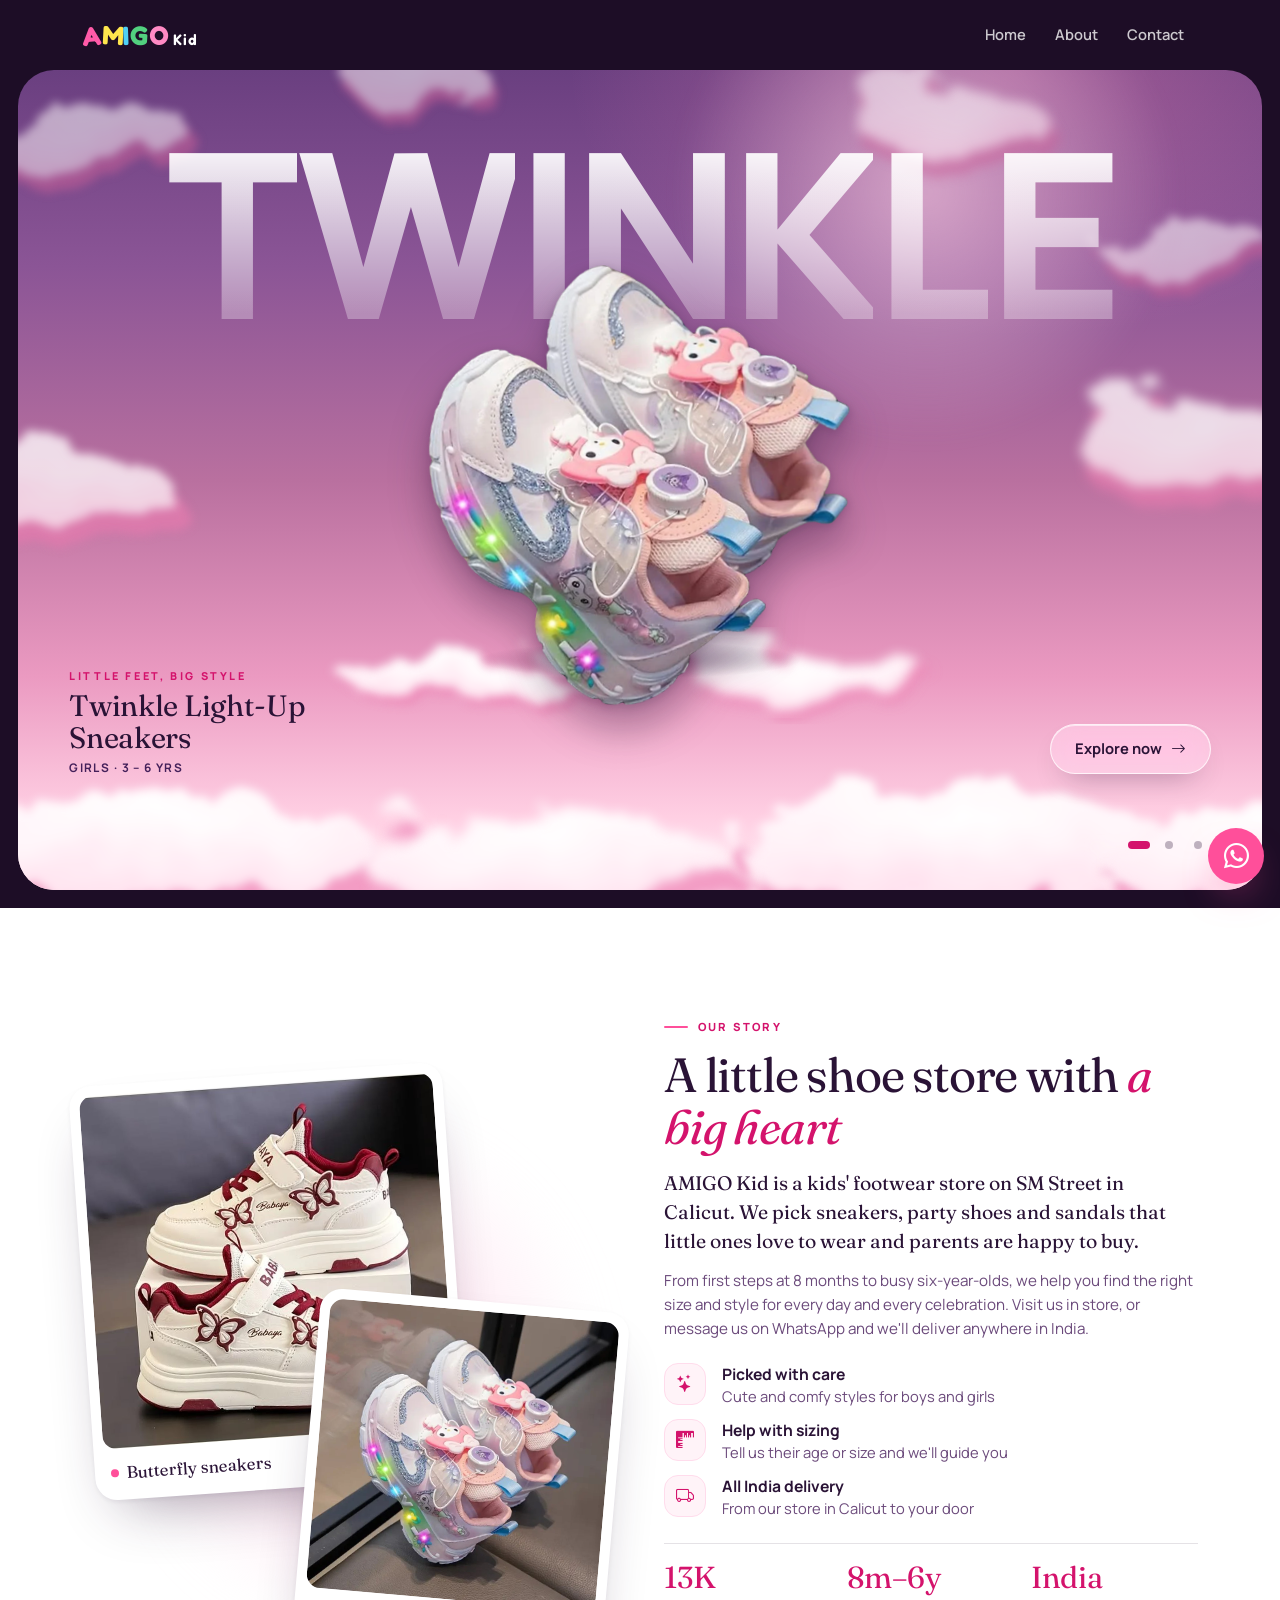
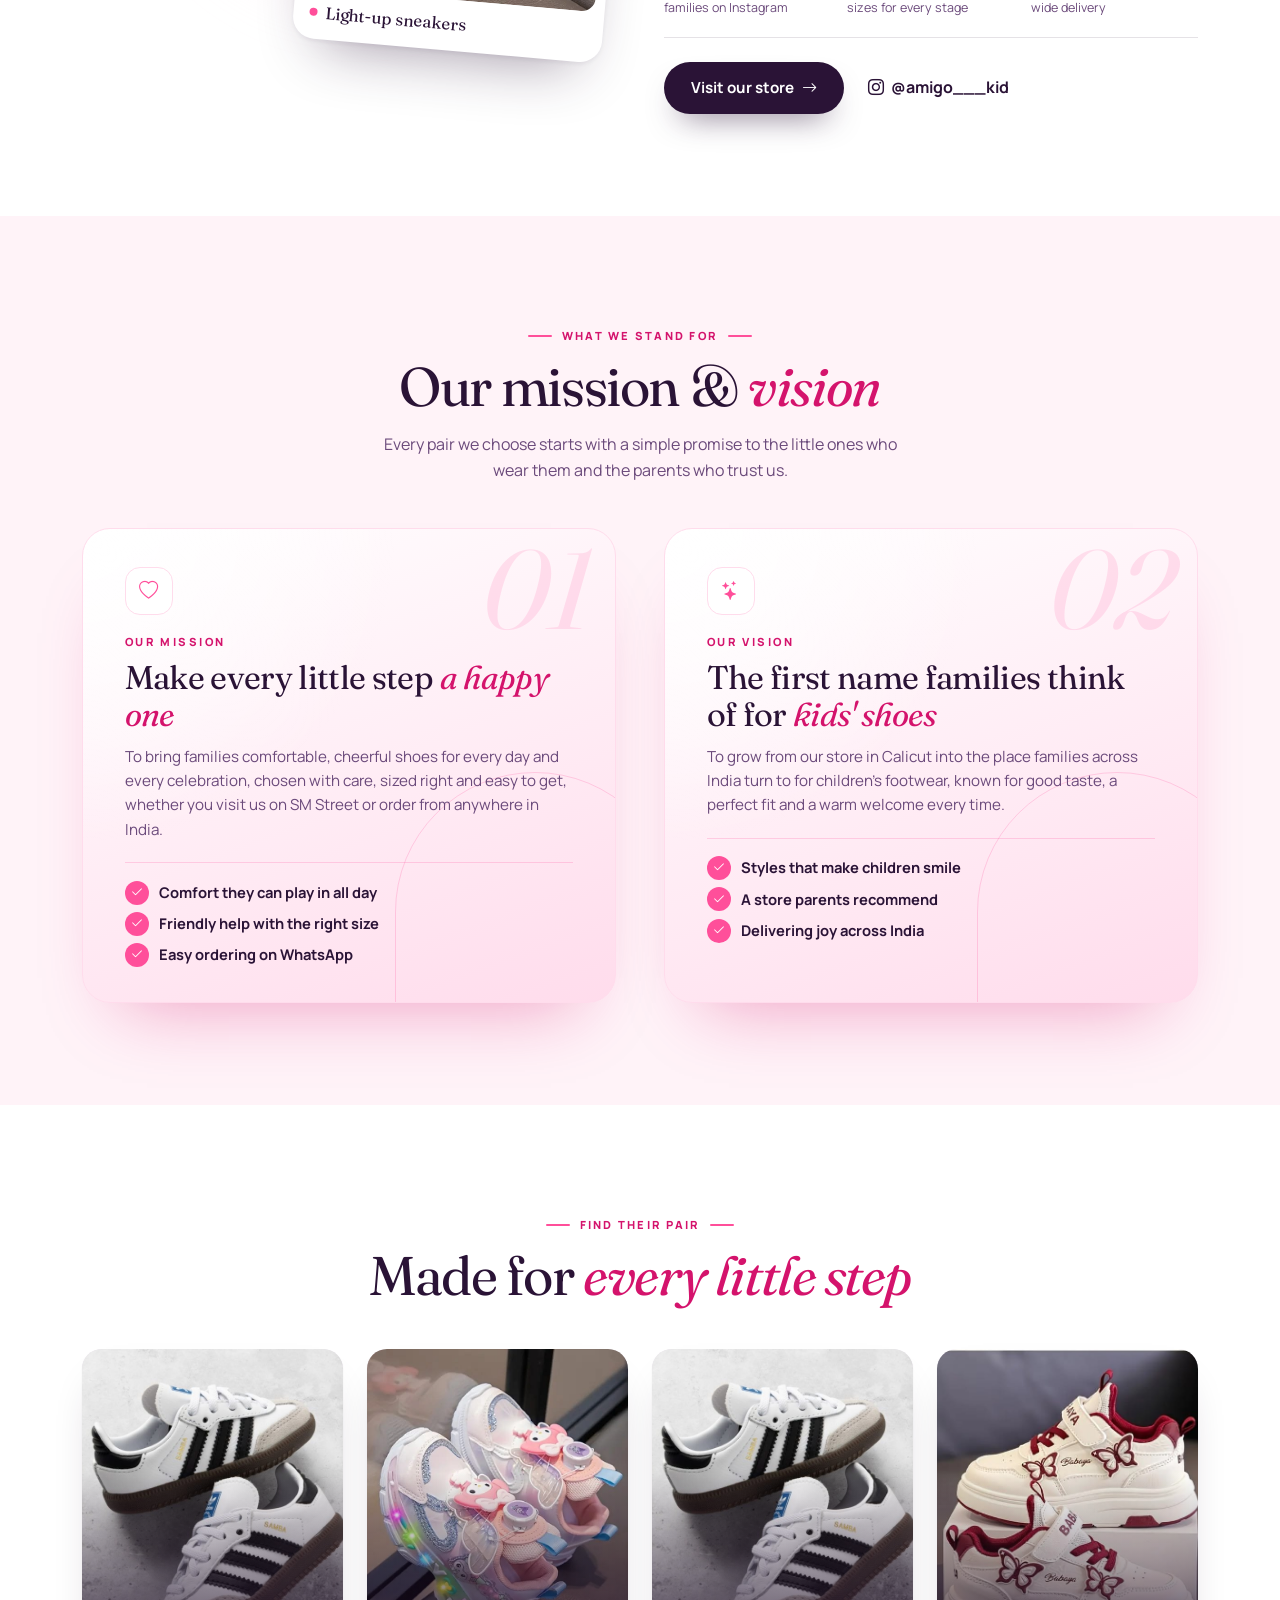
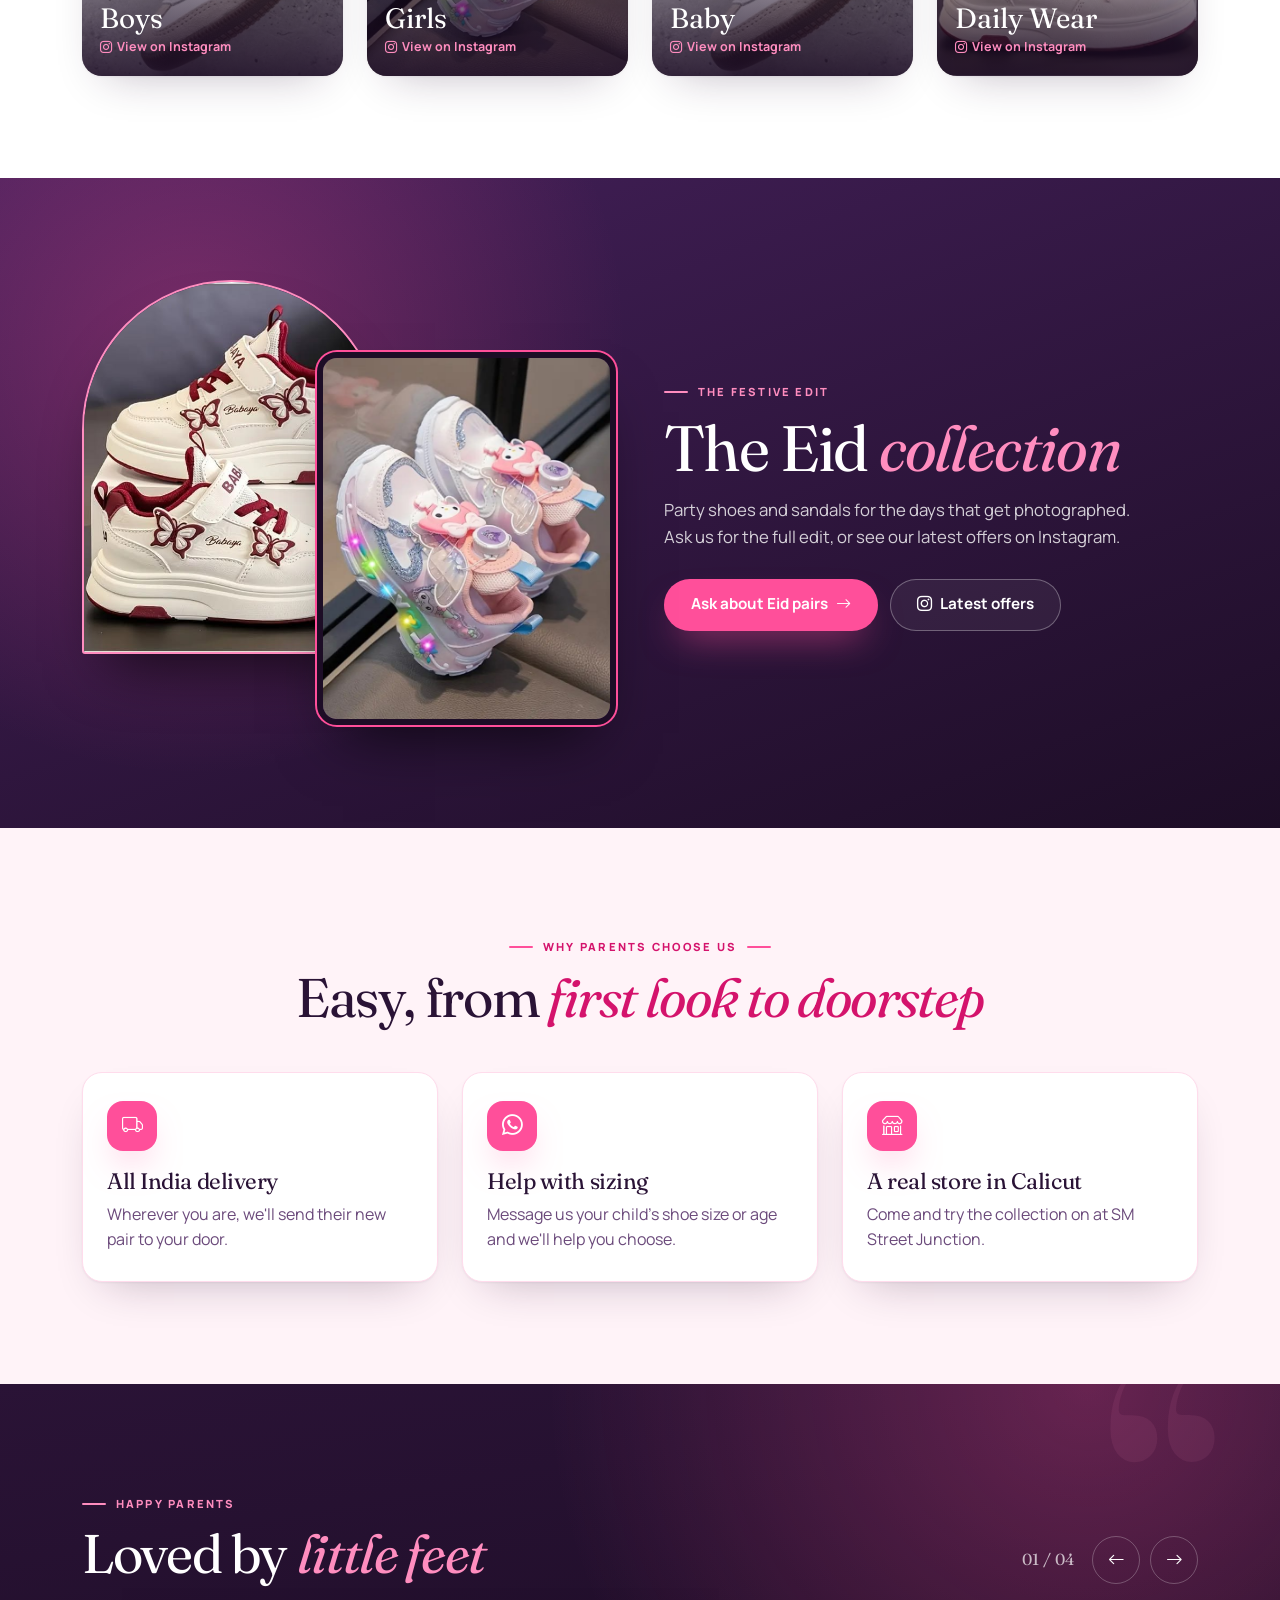
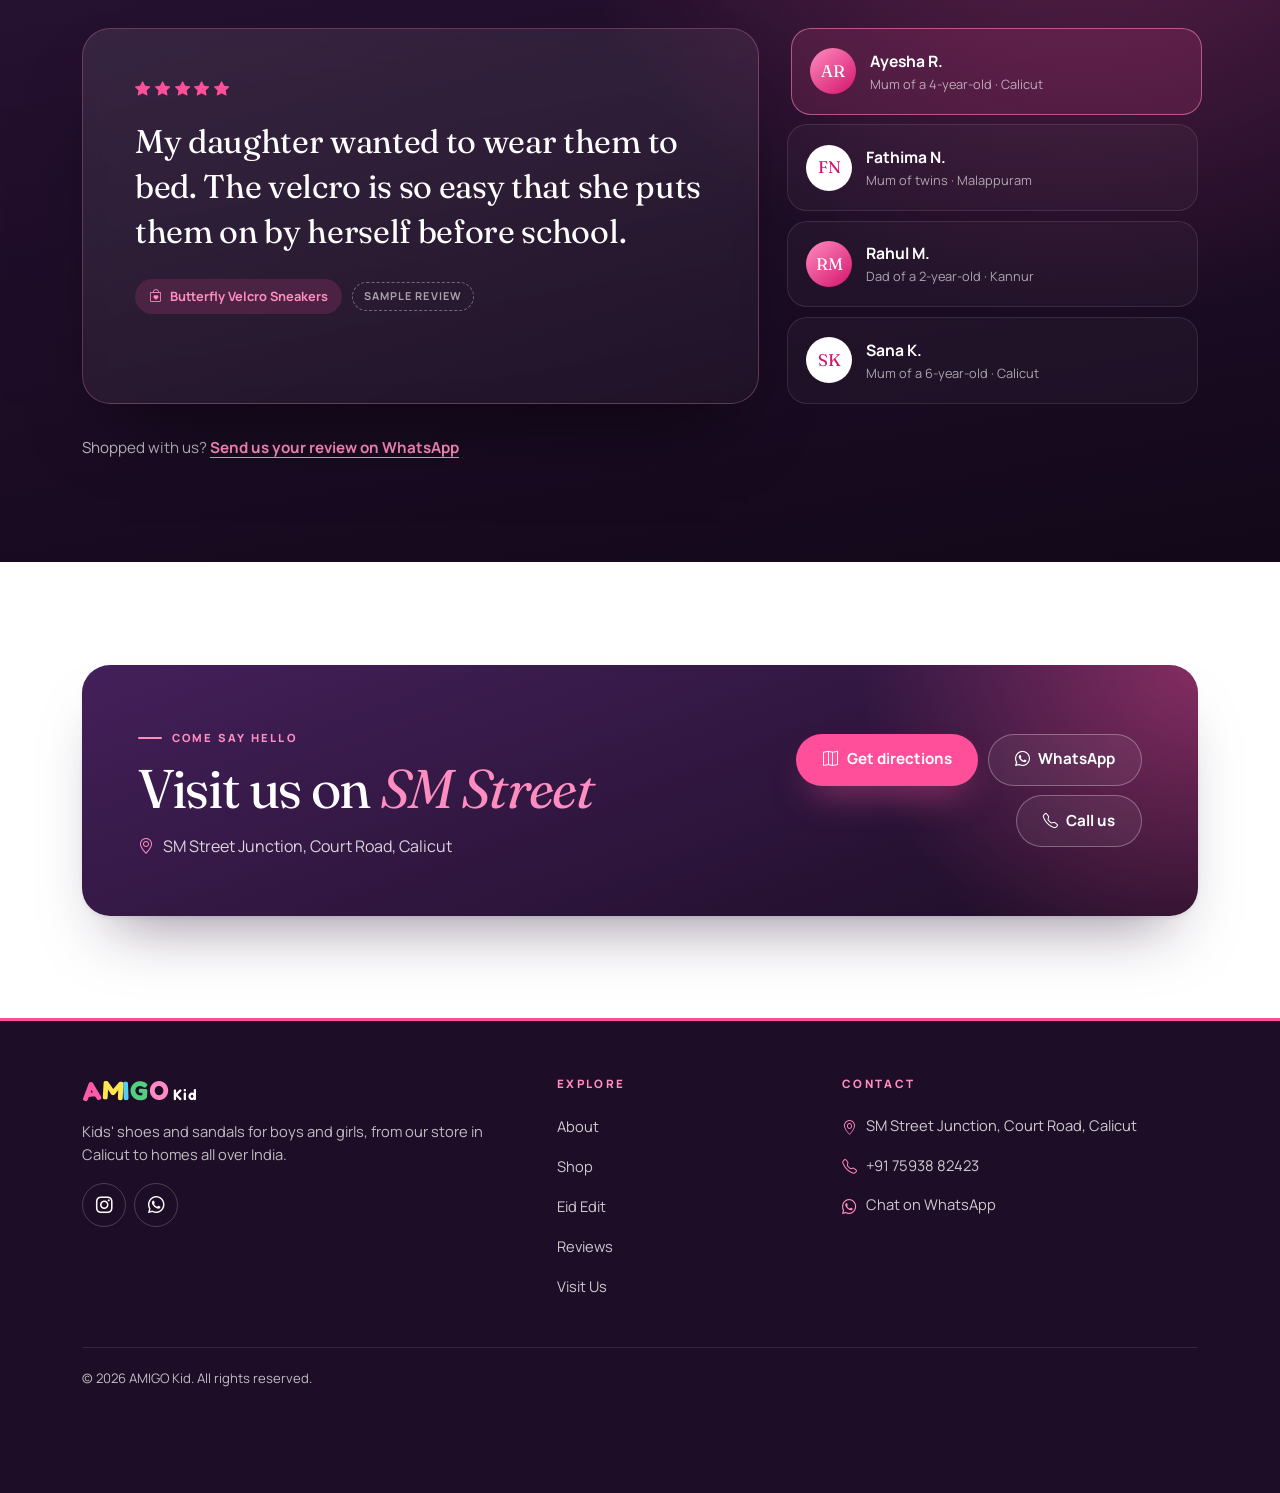
<file: index.html>
<!doctype html>
<html lang="en-IN">
<head>
  <meta charset="utf-8">
  <meta name="viewport" content="width=device-width, initial-scale=1, viewport-fit=cover">
  <title>AMIGO Kid | Kids' Shoes &amp; Sandals in Calicut | All India Delivery</title>
  <meta name="description" content="Kids' sneakers, party shoes and sandals from 8 months to 6 years. Visit AMIGO Kid at SM Street, Calicut, or order on WhatsApp with delivery across India.">
  <meta name="theme-color" content="#1d0d26">

  <meta property="og:type" content="website">
  <meta property="og:title" content="AMIGO Kid | Kids' Shoes &amp; Sandals in Calicut">
  <meta property="og:description" content="Kids' sneakers, party shoes and sandals from SM Street, Calicut. All India delivery.">
  <meta property="og:image" content="assets/products/butterfly.jpg">
  <meta property="og:locale" content="en_IN">

  <script src="js/boot.js"></script>

  <link rel="preconnect" href="https://fonts.googleapis.com">
  <link rel="preconnect" href="https://fonts.gstatic.com" crossorigin>
  <link href="https://fonts.googleapis.com/css2?family=Fraunces:ital,opsz,wght@0,9..144,400;0,9..144,500;1,9..144,400;1,9..144,500&family=Fredoka:wght@600;700&family=Manrope:wght@400;500;600;700;800&display=swap" rel="stylesheet">

  <link rel="stylesheet" href="https://cdn.jsdelivr.net/npm/bootstrap@5.3.3/dist/css/bootstrap.min.css">
  <link rel="stylesheet" href="https://cdn.jsdelivr.net/npm/bootstrap-icons@1.11.3/font/bootstrap-icons.min.css">
  <link rel="stylesheet" href="css/style.css">

  <link rel="preload" as="image" href="assets/shoes/twinkle.webp" fetchpriority="high">

  <script type="application/ld+json">
  {
    "@context": "https://schema.org",
    "@type": "ShoeStore",
    "name": "AMIGO Kid",
    "description": "Kids' shoes and sandals for boys and girls in Calicut, with All India delivery.",
    "telephone": "+91-75938-82423",
    "address": {
      "@type": "PostalAddress",
      "streetAddress": "SM Street Junction, Court Road",
      "addressLocality": "Calicut",
      "addressRegion": "Kerala",
      "addressCountry": "IN"
    },
    "sameAs": ["https://www.instagram.com/amigo___kid"]
  }
  </script>
</head>

<body>
  <a class="skip-link" href="#main">Skip to content</a>
  <div class="scroll-progress-bar" id="scrollBar" aria-hidden="true"></div>

  <!-- HEADER -->
  <header class="ak-header sticky-top" id="siteHeader">
    <div class="container">
      <div class="bar">
        <button class="ak-icon-btn d-lg-none ms-n2" type="button" data-bs-toggle="offcanvas" data-bs-target="#mobileMenu" aria-controls="mobileMenu" aria-label="Open menu">
          <i class="bi bi-list"></i>
        </button>

        <!-- To use your image logo, replace the spans with:
             <img src="assets/amigo-kid-logo.png" alt="AMIGO Kid" width="160" height="44"> -->
        <a class="ak-logo me-auto me-lg-5" href="#main" aria-label="AMIGO Kid home">
          <span aria-hidden="true"><span class="l l1">A</span><span class="l l2">M</span><span class="l l3">I</span><span class="l l4">G</span><span class="l l5">O</span></span>
          <span class="kid" aria-hidden="true">Kid</span>
        </a>

        <nav class="ak-nav d-none d-lg-block ms-auto" aria-label="Main">
          <ul class="nav">
            <li class="nav-item"><a class="nav-link" href="#main">Home</a></li>
            <li class="nav-item"><a class="nav-link" href="#about">About</a></li>
            <li class="nav-item"><a class="nav-link" href="#visit">Contact</a></li>
          </ul>
        </nav>

      </div>
    </div>
  </header>

  <!-- MOBILE MENU -->
  <div class="offcanvas offcanvas-start ak-offcanvas" tabindex="-1" id="mobileMenu" aria-labelledby="mobileMenuLabel">
    <div class="offcanvas-header">
      <a class="ak-logo" href="#main" id="mobileMenuLabel" aria-label="AMIGO Kid home" data-bs-dismiss="offcanvas">
        <span aria-hidden="true"><span class="l l1">A</span><span class="l l2">M</span><span class="l l3">I</span><span class="l l4">G</span><span class="l l5">O</span></span><span class="kid" aria-hidden="true">Kid</span>
      </a>
      <button type="button" class="btn-close" data-bs-dismiss="offcanvas" aria-label="Close menu"></button>
    </div>
    <div class="offcanvas-body d-flex flex-column">
      <nav class="ak-mnav" aria-label="Mobile">
        <a href="#main" data-bs-dismiss="offcanvas">Home</a>
        <a href="#about" data-bs-dismiss="offcanvas">About</a>
        <a href="#visit" data-bs-dismiss="offcanvas">Contact</a>
      </nav>
      <div class="mt-auto pt-4">
        <a class="btn-ak btn-ak-pink w-100" href="https://wa.me/917593882423" data-wa="Hi AMIGO Kid! I'd like to see your latest shoes." target="_blank" rel="noopener"><i class="bi bi-whatsapp"></i> Chat on WhatsApp</a>
      </div>
    </div>
  </div>

  <main id="main">

    <!-- HERO: shoe slider driven by js/hero.js, shoes set in js/data.js -->
    <section class="ak-hero" aria-labelledby="heroTitle">
      <h1 id="heroTitle" class="visually-hidden">AMIGO Kid: kids' sneakers, party shoes and sandals in Calicut</h1>
      <!-- Noise filters that give the clouds soft, ragged edges -->
      <svg class="hs-filters" aria-hidden="true" focusable="false">
        <filter id="cloud-a" x="-50%" y="-80%" width="200%" height="260%"><feTurbulence type="fractalNoise" baseFrequency=".012" numOctaves="4" seed="4"/><feDisplacementMap in="SourceGraphic" scale="70"/><feGaussianBlur stdDeviation="5"/></filter>
        <filter id="cloud-b" x="-50%" y="-80%" width="200%" height="260%"><feTurbulence type="fractalNoise" baseFrequency=".014" numOctaves="4" seed="11"/><feDisplacementMap in="SourceGraphic" scale="64"/><feGaussianBlur stdDeviation="5"/></filter>
        <filter id="cloud-c" x="-50%" y="-80%" width="200%" height="260%"><feTurbulence type="fractalNoise" baseFrequency=".011" numOctaves="4" seed="23"/><feDisplacementMap in="SourceGraphic" scale="76"/><feGaussianBlur stdDeviation="6"/></filter>
      </svg>

      <div class="hero-stage" id="heroStage" aria-roledescription="carousel" aria-label="Featured shoes">
        <div class="hs-sun" aria-hidden="true"></div>
        <div class="hs-sky far" aria-hidden="true"></div>
        <div class="hs-sky near" aria-hidden="true"></div>

        <div class="hs-word" aria-hidden="true"></div>

        <div class="hs-pillow" aria-hidden="true"></div>
        <div class="hs-shadow" aria-hidden="true"></div>
        <div class="hs-shoes" aria-live="polite"></div>
        <div class="hs-bank" aria-hidden="true"></div>

        <div class="hs-info">
          <span class="hs-brand">Little feet, big style</span>
          <span class="hs-name"></span>
          <span class="hs-cat"></span>
        </div>

        <a class="hs-explore" href="#shop">Explore now <i class="bi bi-arrow-right"></i></a>

        <div class="hs-bottom">
          <div class="hs-dots" role="group" aria-label="Choose a shoe"></div>
        </div>
      </div>
    </section>

    <!-- ABOUT -->
    <section class="ak-about" id="about" aria-labelledby="aboutTitle">
      <div class="container">
        <div class="row align-items-center gy-5 gx-lg-5">
          <div class="col-lg-6">
            <div class="about-art" data-reveal="fade">
              <span class="about-glow" aria-hidden="true"></span>
              <figure class="about-card a1">
                <img src="assets/products/butterfly.jpg" alt="Butterfly velcro sneakers on display at AMIGO Kid" width="735" height="687" loading="lazy" decoding="async">
                <figcaption>Butterfly sneakers</figcaption>
              </figure>
              <figure class="about-card a2">
                <img src="assets/products/twinkle.jpg" alt="Light-up sneakers for girls" width="800" height="800" loading="lazy" decoding="async">
                <figcaption>Light-up sneakers</figcaption>
              </figure>
            </div>
          </div>

          <div class="col-lg-6">
            <div class="about-copy">
              <span class="sec-kicker" data-reveal="up">Our story</span>
              <h2 class="sec-title" id="aboutTitle" data-reveal="up">A little shoe store with <em>a big heart</em></h2>
              <p class="about-lead" data-reveal="up">AMIGO Kid is a kids' footwear store on SM Street in Calicut. We pick sneakers, party shoes and sandals that little ones love to wear and parents are happy to buy.</p>
              <p data-reveal="up">From first steps at 8 months to busy six-year-olds, we help you find the right size and style for every day and every celebration. Visit us in store, or message us on WhatsApp and we'll deliver anywhere in India.</p>

              <ul class="about-points" data-stagger>
                <li data-reveal="up"><i class="bi bi-stars" aria-hidden="true"></i><span><b>Picked with care</b>Cute and comfy styles for boys and girls</span></li>
                <li data-reveal="up"><i class="bi bi-rulers" aria-hidden="true"></i><span><b>Help with sizing</b>Tell us their age or size and we'll guide you</span></li>
                <li data-reveal="up"><i class="bi bi-truck" aria-hidden="true"></i><span><b>All India delivery</b>From our store in Calicut to your door</span></li>
              </ul>

              <div class="about-stats" data-reveal="up">
                <div><b>13K</b><span>families on Instagram</span></div>
                <div><b>8m–6y</b><span>sizes for every stage</span></div>
                <div><b>India</b><span>wide delivery</span></div>
              </div>

              <div class="about-cta" data-reveal="up">
                <a class="btn-ak btn-ak-dark" href="#visit">Visit our store <i class="bi bi-arrow-right"></i></a>
                <a class="about-link" href="https://www.instagram.com/amigo___kid/" target="_blank" rel="noopener"><i class="bi bi-instagram" aria-hidden="true"></i> @amigo___kid</a>
              </div>
            </div>
          </div>
        </div>
      </div>
    </section>

    <!-- MISSION & VISION -->
    <section class="ak-mv" id="mission" aria-labelledby="mvTitle">
      <div class="container">
        <div class="sec-head text-center">
          <span class="sec-kicker" data-reveal="up">What we stand for</span>
          <h2 class="sec-title" id="mvTitle" data-reveal="up">Our mission &amp; <em>vision</em></h2>
          <p class="mv-intro" data-reveal="up">Every pair we choose starts with a simple promise to the little ones who wear them and the parents who trust us.</p>
        </div>

        <div class="row g-4 g-lg-5" data-stagger>
          <div class="col-lg-6" data-reveal="up">
            <article class="mv-card mv-vision">
              <span class="mv-num" aria-hidden="true">01</span>
              <span class="mv-arch" aria-hidden="true"></span>
              <div class="mv-icon"><i class="bi bi-heart" aria-hidden="true"></i></div>
              <span class="mv-label">Our mission</span>
              <h3>Make every little step <em>a happy one</em></h3>
              <p>To bring families comfortable, cheerful shoes for every day and every celebration, chosen with care, sized right and easy to get, whether you visit us on SM Street or order from anywhere in India.</p>
              <ul class="mv-list">
                <li><i class="bi bi-check2" aria-hidden="true"></i> Comfort they can play in all day</li>
                <li><i class="bi bi-check2" aria-hidden="true"></i> Friendly help with the right size</li>
                <li><i class="bi bi-check2" aria-hidden="true"></i> Easy ordering on WhatsApp</li>
              </ul>
            </article>
          </div>
          <div class="col-lg-6" data-reveal="up">
            <article class="mv-card mv-vision">
              <span class="mv-num" aria-hidden="true">02</span>
              <span class="mv-arch" aria-hidden="true"></span>
              <div class="mv-icon"><i class="bi bi-stars" aria-hidden="true"></i></div>
              <span class="mv-label">Our vision</span>
              <h3>The first name families think of for <em>kids' shoes</em></h3>
              <p>To grow from our store in Calicut into the place families across India turn to for children's footwear, known for good taste, a perfect fit and a warm welcome every time.</p>
              <ul class="mv-list">
                <li><i class="bi bi-check2" aria-hidden="true"></i> Styles that make children smile</li>
                <li><i class="bi bi-check2" aria-hidden="true"></i> A store parents recommend</li>
                <li><i class="bi bi-check2" aria-hidden="true"></i> Delivering joy across India</li>
              </ul>
            </article>
          </div>
        </div>
      </div>
    </section>

    <!-- CATEGORIES -->
    <section class="ak-section bg-white" id="shop" aria-labelledby="catTitle">
      <div class="container">
        <div class="sec-head text-center">
          <span class="sec-kicker" data-reveal="up">Find their pair</span>
          <h2 class="sec-title" id="catTitle" data-reveal="up">Made for <em>every little step</em></h2>
        </div>
        <div class="row row-cols-2 row-cols-lg-4 g-3 g-md-4" data-stagger>
          <div class="col" data-reveal="up">
            <a class="cat-card" href="https://www.instagram.com/amigo___kid/" target="_blank" rel="noopener">
              <img src="assets/products/stripe.jpg" alt="Boys' shoes" width="700" height="700" loading="lazy" decoding="async">
              <span class="meta"><span class="lbl">Boys</span><span class="go"><i class="bi bi-instagram"></i> View on Instagram</span></span>
            </a>
          </div>
          <div class="col" data-reveal="up">
            <a class="cat-card" href="https://www.instagram.com/amigo___kid/" target="_blank" rel="noopener">
              <img src="assets/products/twinkle.jpg" alt="Girls' shoes" width="700" height="700" loading="lazy" decoding="async">
              <span class="meta"><span class="lbl">Girls</span><span class="go"><i class="bi bi-instagram"></i> View on Instagram</span></span>
            </a>
          </div>
          <div class="col" data-reveal="up">
            <a class="cat-card" href="https://www.instagram.com/amigo___kid/" target="_blank" rel="noopener">
              <img src="assets/products/stripe.jpg" alt="Baby shoes" width="700" height="700" loading="lazy" decoding="async">
              <span class="meta"><span class="lbl">Baby</span><span class="go"><i class="bi bi-instagram"></i> View on Instagram</span></span>
            </a>
          </div>
          <div class="col" data-reveal="up">
            <a class="cat-card" href="https://www.instagram.com/amigo___kid/" target="_blank" rel="noopener">
              <img src="assets/products/butterfly.jpg" alt="Daily wear shoes" width="700" height="700" loading="lazy" decoding="async">
              <span class="meta"><span class="lbl">Daily Wear</span><span class="go"><i class="bi bi-instagram"></i> View on Instagram</span></span>
            </a>
          </div>
        </div>
      </div>
    </section>

    <!-- EID EDIT -->
    <section class="ak-feature" id="eid" aria-labelledby="eidTitle">
      <div class="container">
        <div class="row align-items-center g-5">
          <div class="col-lg-6">
            <div class="feature-photos" aria-hidden="true" data-reveal="fade">
              <div class="fp fp1"><img src="assets/products/butterfly.jpg" alt="" width="700" height="700" loading="lazy" decoding="async"></div>
              <div class="fp fp2"><img src="assets/products/twinkle.jpg" alt="" width="700" height="700" loading="lazy" decoding="async"></div>
            </div>
          </div>
          <div class="col-lg-6">
            <span class="sec-kicker on-dark" data-reveal="up">The festive edit</span>
            <h2 id="eidTitle" data-reveal="up">The Eid <em>collection</em></h2>
            <p data-reveal="up">Party shoes and sandals for the days that get photographed. Ask us for the full edit, or see our latest offers on Instagram.</p>
            <div class="cta" data-reveal="up">
              <a class="btn-ak btn-ak-pink" href="https://wa.me/917593882423" data-wa="Hi AMIGO Kid! Please share your Eid collection." target="_blank" rel="noopener">Ask about Eid pairs <i class="bi bi-arrow-right"></i></a>
              <a class="btn-ak btn-ak-ghost" href="https://www.instagram.com/amigo___kid/" target="_blank" rel="noopener"><i class="bi bi-instagram"></i> Latest offers</a>
            </div>
          </div>
        </div>
      </div>
    </section>

    <!-- WHY US -->
    <section class="ak-section bg-tint" aria-labelledby="whyTitle">
      <div class="container">
        <div class="sec-head text-center">
          <span class="sec-kicker" data-reveal="up">Why parents choose us</span>
          <h2 class="sec-title" id="whyTitle" data-reveal="up">Easy, from <em>first look to doorstep</em></h2>
        </div>
        <div class="row row-cols-1 row-cols-md-3 g-4" data-stagger>
          <div class="col" data-reveal="up"><div class="why-item"><i class="bi bi-truck" aria-hidden="true"></i><h3>All India delivery</h3><p>Wherever you are, we'll send their new pair to your door.</p></div></div>
          <div class="col" data-reveal="up"><div class="why-item"><i class="bi bi-whatsapp" aria-hidden="true"></i><h3>Help with sizing</h3><p>Message us your child's shoe size or age and we'll help you choose.</p></div></div>
          <div class="col" data-reveal="up"><div class="why-item"><i class="bi bi-shop" aria-hidden="true"></i><h3>A real store in Calicut</h3><p>Come and try the collection on at SM Street Junction.</p></div></div>
        </div>
      </div>
    </section>

    <!-- TESTIMONIALS: reviews come from REVIEWS in js/data.js -->
    <section class="ak-testi" id="reviews" aria-labelledby="reviewTitle">
      <span class="t-mark" aria-hidden="true">&ldquo;</span>
      <div class="container">
        <div class="t-head">
          <div>
            <span class="sec-kicker on-dark" data-reveal="up">Happy parents</span>
            <h2 class="sec-title" id="reviewTitle" data-reveal="up">Loved by <em>little feet</em></h2>
          </div>
          <div class="t-nav" data-reveal="fade">
            <span class="t-count">01 / 04</span>
            <button class="t-prev" type="button" aria-label="Previous review"><i class="bi bi-arrow-left"></i></button>
            <button class="t-next" type="button" aria-label="Next review"><i class="bi bi-arrow-right"></i></button>
          </div>
        </div>

        <div class="t-body" data-reveal="up">
          <div class="t-card">
            <div class="t-quotes" aria-live="polite"></div>
          </div>
          <div class="t-people" role="group" aria-label="Choose a review"></div>
        </div>

        <p class="t-foot" data-reveal="up">Shopped with us? <a href="https://wa.me/917593882423" data-wa="Hi AMIGO Kid! I'd like to share a review." target="_blank" rel="noopener">Send us your review on WhatsApp</a></p>
      </div>
    </section>

    <!-- VISIT US -->
    <section class="ak-section bg-white" id="visit" aria-labelledby="visitTitle">
      <div class="container">
        <div class="visit-box" data-reveal="up">
          <div class="row align-items-center g-4">
            <div class="col-lg-7">
              <span class="sec-kicker on-dark">Come say hello</span>
              <h2 class="sec-title" id="visitTitle">Visit us on <em>SM Street</em></h2>
              <p class="visit-addr"><i class="bi bi-geo-alt" aria-hidden="true"></i> SM Street Junction, Court Road, Calicut</p>
            </div>
            <div class="col-lg-5">
              <div class="visit-actions">
                <a class="btn-ak btn-ak-pink" href="https://www.google.com/maps/search/?api=1&amp;query=SM+Street+Junction+Court+Road+Calicut" target="_blank" rel="noopener"><i class="bi bi-map"></i> Get directions</a>
                <a class="btn-ak btn-ak-ghost" href="https://wa.me/917593882423" data-wa="Hi AMIGO Kid! I'd like to see your latest shoes." target="_blank" rel="noopener"><i class="bi bi-whatsapp"></i> WhatsApp</a>
                <a class="btn-ak btn-ak-ghost" href="tel:+917593882423"><i class="bi bi-telephone"></i> Call us</a>
              </div>
            </div>
          </div>
        </div>
      </div>
    </section>
  </main>

  <!-- FOOTER -->
  <footer class="ak-footer">
    <div class="container">
      <div class="row g-4">
        <div class="col-lg-5">
          <a class="ak-logo mb-3" href="#main" aria-label="AMIGO Kid home">
            <span aria-hidden="true"><span class="l l1">A</span><span class="l l2">M</span><span class="l l3">I</span><span class="l l4">G</span><span class="l l5">O</span></span><span class="kid" aria-hidden="true">Kid</span>
          </a>
          <p class="mb-3">Kids' shoes and sandals for boys and girls, from our store in Calicut to homes all over India.</p>
          <div class="social d-flex gap-2">
            <a href="https://www.instagram.com/amigo___kid/" target="_blank" rel="noopener" aria-label="Instagram"><i class="bi bi-instagram"></i></a>
            <a href="https://wa.me/917593882423" data-wa="Hi AMIGO Kid!" target="_blank" rel="noopener" aria-label="WhatsApp"><i class="bi bi-whatsapp"></i></a>
          </div>
        </div>
        <div class="col-sm-5 col-lg-3">
          <h3>Explore</h3>
          <ul>
            <li><a href="#about">About</a></li>
            <li><a href="#shop">Shop</a></li>
            <li><a href="#eid">Eid Edit</a></li>
            <li><a href="#reviews">Reviews</a></li>
            <li><a href="#visit">Visit Us</a></li>
          </ul>
        </div>
        <div class="col-sm-7 col-lg-4">
          <h3>Contact</h3>
          <div class="f-contact d-flex flex-column">
            <a href="https://www.google.com/maps/search/?api=1&amp;query=SM+Street+Junction+Court+Road+Calicut" target="_blank" rel="noopener"><i class="bi bi-geo-alt"></i> SM Street Junction, Court Road, Calicut</a>
            <a href="tel:+917593882423"><i class="bi bi-telephone"></i> +91 75938 82423</a>
            <a href="https://wa.me/917593882423" data-wa="Hi AMIGO Kid!" target="_blank" rel="noopener"><i class="bi bi-whatsapp"></i> Chat on WhatsApp</a>
          </div>
        </div>
      </div>
      <div class="f-bottom">
        <span>© <span id="year">2026</span> AMIGO Kid. All rights reserved.</span>
      </div>
    </div>
  </footer>

  <!-- FLOATING BUTTONS -->
  <button class="to-top" id="toTop" type="button" aria-label="Back to top"><i class="bi bi-arrow-up"></i></button>
  <a class="wa-float" href="https://wa.me/917593882423" data-wa="Hi AMIGO Kid! I have a question." target="_blank" rel="noopener" aria-label="Chat with AMIGO Kid on WhatsApp">
    <i class="bi bi-whatsapp" aria-hidden="true"></i>
  </a>

  <script src="https://cdn.jsdelivr.net/npm/bootstrap@5.3.3/dist/js/bootstrap.bundle.min.js" defer></script>
  <script src="js/data.js" defer></script>
  <script src="js/main.js" defer></script>
  <script src="js/hero.js" defer></script>
</body>
</html>
</file>
<file: css/style.css>
/* =========================================================
   AMIGO Kid: landing page styles
   Two-colour theme: deep PLUM + AMIGO PINK, with white and
   light tints of those two colours. Mobile-first.

   1  Tokens          6  Mission & vision
   2  Base            7  Section heads + categories
   3  Buttons         8  Eid edit + why us
   4  Header + menu   9  Testimonials + visit
   5  Hero + about    10 Footer, floating UI, motion safety
   ========================================================= */

/* 1. TOKENS --------------------------------------------- */
:root {
  /* Colour 1: plum */
  --plum-950: #13081a;
  --plum-900: #1d0d26;
  --plum:     #2a1336;
  --plum-700: #44205a;
  --plum-500: #6b4a7b;   /* muted text */
  --plum-100: #eee6f1;

  /* Colour 2: pink */
  --pink:     #ff4f9a;
  --pink-600: #d4136c;   /* pink text on light backgrounds */
  --pink-300: #ff8dbf;
  --pink-100: #ffdcec;
  --pink-50:  #fff3f8;

  --white: #ffffff;
  --line: rgba(42,19,54,.12);

  --font-display: 'Fraunces', Georgia, 'Times New Roman', serif;
  --font-body: 'Manrope', system-ui, -apple-system, 'Segoe UI', sans-serif;
  --font-logo: 'Fredoka', system-ui, sans-serif;

  --radius: 20px;
  --shadow: 0 1px 2px rgba(42,19,54,.05), 0 20px 44px -24px rgba(42,19,54,.32);
  --shadow-lg: 0 2px 4px rgba(42,19,54,.06), 0 36px 64px -30px rgba(42,19,54,.5);
  --glow: 0 18px 36px -14px rgba(255,79,154,.6);
  --ease: cubic-bezier(.2,.7,.2,1);
  --pad: clamp(3.75rem, 8vw, 6.5rem);

  --bs-body-font-family: var(--font-body);
  --bs-body-color: var(--plum);
  --bs-link-color: var(--pink-600);
  --bs-link-color-rgb: 212, 19, 108;
  --bs-link-hover-color: var(--plum);
  --bs-link-hover-color-rgb: 42, 19, 54;
}

/* 2. BASE ----------------------------------------------- */
* { -webkit-tap-highlight-color: transparent; }
html { scroll-behavior: smooth; scroll-padding-top: 72px; }
body { font-family: var(--font-body); color: var(--plum); background: var(--white); overflow-x: clip; -webkit-font-smoothing: antialiased; font-size: 1rem; line-height: 1.6; }
h1, h2, h3, h4 { font-family: var(--font-display); font-weight: 400; letter-spacing: -.02em; }
h1 em, h2 em, h3 em { font-style: italic; }
img { max-width: 100%; display: block; }
:focus-visible { outline: 2px solid var(--pink); outline-offset: 3px; border-radius: 8px; }
.skip-link { position: absolute; left: -999px; top: 8px; z-index: 2000; background: var(--pink); color: #fff; padding: .6rem 1rem; border-radius: 999px; font-weight: 700; }
.skip-link:focus { left: 8px; }
.scroll-progress-bar { position: fixed; top: 0; left: 0; height: 3px; width: 100%; z-index: 1100; transform-origin: 0 50%; transform: scaleX(0); background: linear-gradient(90deg, var(--pink), var(--pink-300)); pointer-events: none; }

.js [data-reveal] { opacity: 0; transition: opacity 1s var(--ease) var(--d, 0s), transform 1s var(--ease) var(--d, 0s); }
.js [data-reveal="up"]   { transform: translate3d(0, 26px, 0); }
.js [data-reveal="fade"] { transform: none; }
.js [data-reveal].in { opacity: 1; transform: none; }

/* 3. BUTTONS -------------------------------------------- */
.btn-ak { display: inline-flex; align-items: center; justify-content: center; gap: .55rem; min-height: 52px; padding: .8rem 1.6rem; border-radius: 999px; border: 1px solid transparent; font-family: var(--font-body); font-weight: 700; font-size: .95rem; line-height: 1.1; text-decoration: none; white-space: nowrap; cursor: pointer; transition: transform .35s var(--ease), box-shadow .35s var(--ease), background-color .25s, color .25s, border-color .25s; }
.btn-ak:hover { transform: translateY(-2px); }
.btn-ak:active { transform: scale(.97); }
.btn-ak .bi-arrow-right { transition: transform .3s var(--ease); }
.btn-ak:hover .bi-arrow-right { transform: translateX(4px); }
.btn-ak-pink { background: var(--pink); color: #fff; box-shadow: var(--glow); }
.btn-ak-pink:hover { background: var(--pink-600); color: #fff; }
.btn-ak-dark { background: var(--plum); color: #fff; box-shadow: 0 16px 32px -16px rgba(42,19,54,.7); }
.btn-ak-dark:hover { background: var(--pink); color: #fff; }
.btn-ak-ghost { background: rgba(255,255,255,.06); color: #fff; border-color: rgba(255,255,255,.3); }
.btn-ak-ghost:hover { background: #fff; color: var(--plum); }
.btn-ak-sm { min-height: 44px; padding: .55rem 1.1rem; font-size: .9rem; }

/* 4. HEADER + MENU -------------------------------------- */
.ak-header { background: var(--plum-900); z-index: 1030; transition: box-shadow .3s; }
.ak-header.scrolled { box-shadow: 0 14px 34px -16px rgba(19,8,26,.7); }
.ak-header .bar { min-height: 70px; display: flex; align-items: center; gap: .5rem; transition: min-height .3s var(--ease); }
.ak-header.scrolled .bar { min-height: 62px; }

.ak-logo { display: inline-flex; align-items: baseline; gap: .3rem; text-decoration: none; line-height: 1; font-family: var(--font-logo); font-weight: 700; font-size: 1.65rem; letter-spacing: .02em; white-space: nowrap; }
.ak-logo .l { display: inline-block; transform: rotate(var(--r, 0deg)); transition: transform .35s var(--ease); }
.ak-logo .l1 { color: #ff5aa8; --r: -5deg; }
.ak-logo .l2 { color: #ffe64d; --r: 3deg; }
.ak-logo .l3 { color: #4fd0f5; --r: -2deg; }
.ak-logo .l4 { color: #52d07f; --r: 4deg; }
.ak-logo .l5 { color: #ff8ac4; --r: -3deg; }
.ak-logo .kid { color: #fff; font-size: .58em; font-weight: 600; }
.ak-logo img { height: 44px; width: auto; }
.ak-logo:hover .l { transform: rotate(0) translateY(-2px); }

.ak-nav .nav-link { position: relative; color: rgba(255,255,255,.78); font-weight: 600; font-size: .92rem; padding: .5rem .9rem !important; transition: color .2s; }
.ak-nav .nav-link::after { content: ""; position: absolute; left: .9rem; right: .9rem; bottom: .2rem; height: 2px; border-radius: 2px; background: var(--pink); transform: scaleX(0); transform-origin: left; transition: transform .35s var(--ease); }
.ak-nav .nav-link:hover { color: #fff; }
.ak-nav .nav-link:hover::after { transform: scaleX(1); }

.ak-icon-btn { width: 44px; height: 44px; border-radius: 50%; border: 0; background: transparent; color: #fff; display: inline-grid; place-items: center; font-size: 1.6rem; }
.ak-icon-btn:hover { background: rgba(255,255,255,.1); color: #fff; }

.ak-offcanvas { background: var(--plum-900); color: #fff; width: min(330px, 86vw) !important; }
.ak-offcanvas .btn-close { filter: invert(1); opacity: .9; }
.ak-mnav a { display: flex; align-items: center; min-height: 58px; color: #fff; text-decoration: none; font-family: var(--font-display); font-size: 1.5rem; border-bottom: 1px solid rgba(255,255,255,.09); opacity: 0; transform: translateX(-16px); transition: opacity .4s var(--ease), transform .4s var(--ease), color .2s; }
.offcanvas.show .ak-mnav a { opacity: 1; transform: none; }
.ak-mnav a:nth-child(2){transition-delay:.05s}.ak-mnav a:nth-child(3){transition-delay:.1s}.ak-mnav a:nth-child(4){transition-delay:.15s}.ak-mnav a:nth-child(5){transition-delay:.2s}
.ak-mnav a:hover { color: var(--pink-300); }

/* 5. HERO ----------------------------------------------- */
.ak-hero { background: var(--plum-900); padding: 0 10px 10px; }
@media (min-width: 768px) { .ak-hero { padding: 0 18px 18px; } }
.hs-filters { position: absolute; width: 0; height: 0; overflow: hidden; }
.hero-stage {
  --mx: 0; --my: 0;
  position: relative; overflow: hidden; isolation: isolate;
  height: clamp(560px, calc(100svh - 80px), 880px);
  border-radius: 26px; color: #fff;
  background:
    radial-gradient(55% 50% at 80% 0%, rgba(255,141,191,.38), transparent 65%),
    linear-gradient(180deg, #6a3f80 0%, #8b5596 24%, #b9709f 50%, #eb9ac1 74%, #ffcfe3 91%, #fff0f6 100%);
}
@media (min-width: 768px) { .hero-stage { border-radius: 36px; } }

.hs-sun { position: absolute; z-index: -1; right: 4%; top: -20%; width: 46%; aspect-ratio: 1; border-radius: 50%; background: radial-gradient(circle, rgba(255,214,232,.6), rgba(255,214,232,0) 62%); filter: blur(10px); }

/* clouds: a lit top over a shaded underside, edges roughened by an SVG filter */
.hs-sky, .hs-bank { position: absolute; inset: 0; pointer-events: none; }
.hs-sky.far { z-index: 0; transform: translate(calc(var(--mx) * -10px), calc(var(--my) * -6px)); }
.hs-sky.near { z-index: 1; transform: translate(calc(var(--mx) * -22px), calc(var(--my) * -10px)); }
.hs-bank { z-index: 6; top: auto; height: 17%; transform: translate(calc(var(--mx) * -30px), 0); }
.hs-cloud { position: absolute; display: block; width: calc(var(--w) * var(--cs, 1)); max-width: none; animation: cloudDrift 50s ease-in-out infinite alternate; will-change: transform; }
.hs-sky .hs-cloud:nth-child(even), .hs-bank .hs-cloud:nth-child(even) { animation-direction: alternate-reverse; animation-duration: 64s; }
.hs-cloud i { position: absolute; border-radius: 50%; filter: var(--f); }
.hs-cloud .shade { inset: 22% 4% 0 6%; background: #e27aad; }
.hs-cloud .light { inset: 0 8% 18% 4%; background: radial-gradient(120% 90% at 50% 20%, #fff 0%, var(--pink-50) 40%, var(--pink-100) 100%); }
.hs-cloud.far { opacity: .55; }
.hs-cloud.far .shade { background: #c85e98; }
.hs-cloud.mid { opacity: .78; }
.hs-cloud.bank .shade { background: #f39cc4; }
.hs-cloud.pillow { animation-duration: 18s; }
.hs-cloud.pillow .shade { background: #ec8ab8; }
@keyframes cloudDrift { from { transform: translateX(-14px); } to { transform: translateX(26px); } }

/* giant word, sized by the screen's height as well as its width */
.hs-word { position: absolute; z-index: 2; left: 0; right: 0; top: 7%; display: grid; place-items: center; pointer-events: none; transform: translate(calc(var(--mx) * 14px), calc(var(--my) * 8px)); }
.hs-word .w { grid-area: 1 / 1; display: flex; font-family: var(--font-body); font-weight: 800; font-size: min(18vw, 34vh, 16rem, calc(150vw / var(--len, 6))); line-height: .9; letter-spacing: -.045em; white-space: nowrap; }
.hs-word .w span { display: inline-block; background: linear-gradient(180deg, rgba(255,255,255,.95) 10%, rgba(255,255,255,.3) 90%); -webkit-background-clip: text; background-clip: text; color: transparent; opacity: 0; transform: translateY(35%); }
.hs-word .w.is-in span { opacity: 1; transform: none; transition: opacity .5s ease, transform .65s var(--ease); transition-delay: calc(var(--k) * 40ms); }
.hs-word .w.is-out span { opacity: 0; transform: translateY(-30%); transition: opacity .28s ease, transform .35s ease-in; transition-delay: calc(var(--k) * 18ms); }

/* shoe */
.hs-shoes { position: absolute; z-index: 4; left: 50%; top: 46%; width: min(34%, 50vh, 500px); aspect-ratio: 1.15; translate: -50% -50%; transform: translate(calc(var(--mx) * 24px), calc(var(--my) * 14px)); }
.hs-shoe { position: absolute; inset: 0; margin: 0; display: grid; place-items: center; opacity: 0; transform: translate(28%, 8%) rotate(14deg) scale(.88); }
.hs-shoe.is-on { opacity: 1; transform: rotate(var(--tilt)); transition: opacity .55s ease .3s, transform .8s cubic-bezier(.2,.9,.25,1) .25s; }
.hs-shoe.is-out { opacity: 0; transform: translate(-30%, -10%) rotate(-18deg) scale(.86); transition: opacity .35s ease, transform .45s cubic-bezier(.55,0,.8,.2); }
.hs-shoe .bob { width: 100%; height: 100%; display: grid; place-items: center; animation: bob 4.2s ease-in-out infinite; }
.hs-shoe img { max-width: 100%; max-height: 100%; object-fit: contain; filter: drop-shadow(0 22px 20px rgba(42,19,54,.32)) drop-shadow(0 3px 5px rgba(42,19,54,.22)); }
@keyframes bob { 0%, 100% { transform: translateY(-2.5%); } 50% { transform: translateY(2%); } }

.hs-pillow { position: absolute; z-index: 3; left: 50%; top: 75%; width: min(50%, 78vh, 700px); height: 18%; translate: -50% -50%; pointer-events: none; transform: translate(calc(var(--mx) * 16px), calc(var(--my) * 8px)); }
.hs-shadow { position: absolute; z-index: 3; left: 50%; top: 72%; width: min(26%, 40vh); height: 4.5%; translate: -50% -50%; border-radius: 50%; background: radial-gradient(closest-side, rgba(42,19,54,.42), rgba(42,19,54,0)); animation: shadowBreath 4.2s ease-in-out infinite; }
@keyframes shadowBreath { 0%, 100% { transform: scale(.8); opacity: .6; } 50% { transform: scale(1); opacity: .95; } }

/* shoe details, lower left */
.hs-info { position: absolute; z-index: 7; left: clamp(1.25rem, 4vw, 3.5rem); bottom: clamp(5.25rem, 13vh, 7rem); display: flex; flex-direction: column; gap: .3rem; max-width: 20rem; color: var(--plum); }
.hs-brand { font-size: .68rem; font-weight: 800; letter-spacing: .24em; text-transform: uppercase; color: var(--pink-600); }
.hs-name { font-family: var(--font-display); font-size: clamp(1.3rem, 2.3vw, 2rem); line-height: 1.1; letter-spacing: -.01em; }
.hs-cat { font-size: .74rem; font-weight: 700; letter-spacing: .12em; text-transform: uppercase; color: var(--plum-700); }
.hs-name, .hs-cat { opacity: 0; transform: translateY(8px); }
.hs-name.is-in, .hs-cat.is-in { opacity: 1; transform: none; transition: opacity .6s var(--ease) .35s, transform .6s var(--ease) .35s; }
.hs-cat.is-in { transition-delay: .45s; }

.hs-explore { position: absolute; z-index: 7; right: clamp(1.25rem, 4vw, 3.5rem); bottom: clamp(5.5rem, 13.5vh, 7.25rem); display: inline-flex; align-items: center; gap: .55rem; min-height: 50px; padding: .7rem 1.5rem; border-radius: 999px; background: rgba(255,255,255,.28); border: 1px solid rgba(255,255,255,.75); color: var(--plum); backdrop-filter: blur(14px) saturate(140%); -webkit-backdrop-filter: blur(14px) saturate(140%); font-weight: 700; font-size: .92rem; text-decoration: none; box-shadow: 0 14px 30px -16px rgba(42,19,54,.45), inset 0 1px 0 rgba(255,255,255,.6); transition: background-color .25s, color .25s, border-color .25s, transform .3s var(--ease); }
.hs-explore:hover { background: var(--pink); border-color: var(--pink); color: #fff; transform: translateY(-2px); }
.hs-explore .bi { transition: transform .3s var(--ease); }
.hs-explore:hover .bi { transform: translateX(4px); }

.hs-bottom { position: absolute; z-index: 7; left: 0; right: 0; bottom: clamp(.9rem, 2.6vh, 1.6rem); display: flex; justify-content: flex-end; align-items: center; padding: 0 clamp(1.25rem, 4vw, 3.5rem); color: var(--plum); }
.hs-dots { display: flex; gap: .2rem; }
.hs-dot { width: 26px; height: 44px; border: 0; padding: 0; background: none; display: grid; place-items: center; }
.hs-dot::before { content: ""; width: 8px; height: 8px; border-radius: 50%; background: rgba(42,19,54,.3); transition: width .4s var(--ease), background-color .3s; }
.hs-dot.is-on::before { width: 22px; border-radius: 4px; background: var(--pink-600); }

.js .hero-stage .hs-word, .js .hero-stage .hs-shoes, .js .hero-stage .hs-info, .js .hero-stage .hs-explore { opacity: 0; }
.js .hero-stage.is-ready .hs-word { opacity: 1; transition: opacity 1.2s ease .1s; }
.js .hero-stage.is-ready .hs-shoes { opacity: 1; transition: opacity 1s ease .35s; }
.js .hero-stage.is-ready .hs-info, .js .hero-stage.is-ready .hs-explore { opacity: 1; transition: opacity 1s ease .7s; }

/* tablets and small laptops: a bigger shoe */
@media (min-width: 768px) and (max-width: 1199.98px) {
  .hs-sky .hs-cloud { --cs: 1.4; }
  .hs-shoes { width: min(48%, 46vh); }
  .hs-pillow { width: min(66%, 70vh); }
  .hs-shadow { width: min(34%, 36vh); }
}
/* phones */
@media (max-width: 767.98px) {
  .hero-stage { height: clamp(560px, calc(100svh - 82px), 740px); }
  .hs-word { top: 9%; }
  .hs-word .w { font-size: min(20vw, 17vh, calc(138vw / var(--len, 6))); }
  .hs-sky .hs-cloud { --cs: 2.1; }
  .hs-bank .hs-cloud, .hs-pillow .hs-cloud { --cs: 1.6; }
  .hs-cloud.far { opacity: .45; }
  .hs-shoes { width: min(72%, 29vh); top: 41%; }
  .hs-pillow { width: 112%; top: 62%; height: 16%; }
  .hs-shadow { width: 46%; top: 59%; }
  .hs-info { bottom: 9.25rem; right: 1.25rem; }
  .hs-explore { left: 1.25rem; right: auto; bottom: 5rem; min-height: 46px; padding: .6rem 1.25rem; }
  .hs-bank { height: 15%; }
  .hs-bottom { padding-right: 5rem; }
}
@media (max-width: 374.98px) {
  .hs-word .w { font-size: min(19vw, 15vh, calc(134vw / var(--len, 6))); }
  .hs-name { font-size: 1.2rem; }
}

/* ABOUT -------------------------------------------------- */
.ak-about { position: relative; overflow: hidden; padding: var(--pad) 0; background: var(--white); }
.about-art { position: relative; width: min(100%, 540px); aspect-ratio: 1 / 1.08; margin: 0 auto; }
.about-glow { position: absolute; inset: 8% 4% 4% 8%; border-radius: 40px; background: radial-gradient(closest-side, var(--pink-100), transparent); filter: blur(24px); }
.about-card { position: absolute; margin: 0; padding: 10px 10px 0; border-radius: 22px; background: var(--white); box-shadow: 0 2px 4px rgba(42,19,54,.06), 0 30px 60px -28px rgba(42,19,54,.45); transition: transform .7s var(--ease), box-shadow .7s var(--ease); }
.about-card img { width: 100%; height: auto; aspect-ratio: 1; object-fit: cover; border-radius: 14px; }
.about-card figcaption { display: flex; align-items: center; gap: .5rem; padding: .7rem .35rem .8rem; font-family: var(--font-display); font-size: 1.05rem; color: var(--plum); }
.about-card figcaption::before { content: ""; width: 8px; height: 8px; border-radius: 50%; background: var(--pink); }
.about-card.a1 { z-index: 1; left: 0; top: 0; width: 70%; transform: rotate(-4deg); }
.about-card.a2 { z-index: 2; right: 0; bottom: 0; width: 58%; transform: rotate(5deg); }
.about-art:hover .about-card.a1 { transform: rotate(-6deg) translate(-6px, -6px); }
.about-art:hover .about-card.a2 { transform: rotate(7deg) translate(6px, 6px); }
@media (max-width: 575.98px) { .about-card { padding: 7px 7px 0; border-radius: 18px; } .about-card figcaption { font-size: .9rem; padding: .55rem .25rem .6rem; } }

.about-copy { max-width: 36rem; }
.about-copy .sec-title { margin-bottom: 1rem; font-size: clamp(2rem, 4.4vw, 3rem); }
.about-copy .about-lead { font-family: var(--font-display); font-size: clamp(1.06rem, 1.8vw, 1.22rem); line-height: 1.5; color: var(--plum); margin-bottom: .75rem; }
.about-copy p { color: var(--plum-500); font-size: .95rem; margin-bottom: 0; }
.about-points { list-style: none; padding: 0; margin: 1.35rem 0 0; display: grid; gap: .75rem; }
.about-points li { display: flex; gap: 1rem; align-items: flex-start; }
.about-points .bi { flex: none; width: 42px; height: 42px; border-radius: 14px; display: grid; place-items: center; background: var(--pink-50); color: var(--pink-600); font-size: 1.1rem; border: 1px solid var(--pink-100); }
.about-points span { color: var(--plum-500); font-size: .92rem; line-height: 1.45; }
.about-points b { display: block; color: var(--plum); font-weight: 700; font-size: .98rem; }
.about-stats { display: grid; grid-template-columns: repeat(3, 1fr); gap: 1rem; margin-top: 1.5rem; padding: 1.1rem 0; border-top: 1px solid var(--line); border-bottom: 1px solid var(--line); }
.about-stats b { display: block; font-family: var(--font-display); font-weight: 400; font-size: clamp(1.45rem, 2.8vw, 1.9rem); line-height: 1.05; color: var(--pink-600); }
.about-stats span { font-size: .78rem; color: var(--plum-500); }
.about-cta { display: flex; flex-wrap: wrap; align-items: center; gap: 1rem 1.5rem; margin-top: 1.5rem; }
.about-link { display: inline-flex; align-items: center; gap: .45rem; min-height: 44px; font-weight: 700; color: var(--plum); text-decoration: none; }
.about-link:hover { color: var(--pink-600); }
@media (max-width: 991.98px) { .about-copy { margin: 0 auto; } }
@media (max-width: 575.98px) { .about-stats { gap: .5rem; } .about-stats span { font-size: .72rem; } }

/* 6. MISSION & VISION ----------------------------------- */
.ak-mv { position: relative; overflow: hidden; padding: var(--pad) 0; background: var(--pink-50); }
.mv-intro { max-width: 34rem; margin: 1rem auto 0; color: var(--plum-500); }
.mv-card { position: relative; overflow: hidden; isolation: isolate; height: 100%; padding: 2rem 1.5rem 1.75rem; border-radius: 28px; transition: transform .6s var(--ease); }
@media (min-width: 768px) { .mv-card { padding: 2.4rem 2.6rem 2.2rem; } }
.mv-card:hover { transform: translateY(-6px); }
.mv-vision { color: var(--plum); background: radial-gradient(520px circle at 0% 0%, #fff, transparent 60%), linear-gradient(160deg, #fff, var(--pink-100)); border: 1px solid var(--pink-100); box-shadow: 0 40px 70px -40px rgba(212,19,108,.4); }
.mv-num { position: absolute; z-index: -1; right: 1.5rem; top: .25rem; font-family: var(--font-display); font-size: clamp(4.5rem, 9vw, 7rem); line-height: 1; font-style: italic; }
.mv-vision .mv-num { color: rgba(255,79,154,.14); }
.mv-arch { position: absolute; z-index: -1; right: -60px; bottom: -110px; width: 280px; height: 340px; border-radius: 999px 999px 0 0; border: 1px solid; opacity: .55; transition: transform 1s var(--ease); }
.mv-vision .mv-arch { border-color: rgba(255,79,154,.4); }
.mv-card:hover .mv-arch { transform: translate(-14px, -14px); }
.mv-icon { width: 48px; height: 48px; border-radius: 15px; display: grid; place-items: center; font-size: 1.2rem; margin-bottom: 1.1rem; }
.mv-vision .mv-icon { background: #fff; color: var(--pink); border: 1px solid var(--pink-100); }
.mv-label { display: block; font-size: .7rem; font-weight: 800; letter-spacing: .22em; text-transform: uppercase; margin-bottom: .55rem; }
.mv-vision .mv-label { color: var(--pink-600); }
.mv-card h3 { font-size: clamp(1.5rem, 2.6vw, 2.05rem); line-height: 1.12; margin: 0 0 .75rem; }
.mv-vision h3 em { color: var(--pink-600); }
.mv-card p { margin: 0; line-height: 1.6; max-width: 32rem; font-size: .95rem; }
.mv-vision p { color: var(--plum-500); }
.mv-list { list-style: none; padding: 1.1rem 0 0; margin: 1.25rem 0 0; display: grid; gap: .45rem; font-weight: 700; font-size: .92rem; }
.mv-vision .mv-list { border-top: 1px solid rgba(255,79,154,.22); }
.mv-list li { display: flex; align-items: center; gap: .65rem; }
.mv-list .bi { width: 24px; height: 24px; flex: none; border-radius: 50%; display: grid; place-items: center; font-size: .85rem; background: var(--pink); color: #fff; }

/* 7. SECTION HEADS + CATEGORIES ------------------------- */
.ak-section { padding: var(--pad) 0; position: relative; }
.bg-white { background: var(--white); }
.bg-tint { background: var(--pink-50); }
.sec-head { margin-bottom: clamp(2rem, 4vw, 2.75rem); }
.sec-kicker { display: inline-flex; align-items: center; gap: .6rem; color: var(--pink-600); font-weight: 800; text-transform: uppercase; letter-spacing: .2em; font-size: .7rem; margin-bottom: .8rem; }
.sec-kicker::before { content: ""; width: 24px; height: 2px; border-radius: 2px; background: var(--pink); }
.text-center .sec-kicker::after { content: ""; width: 24px; height: 2px; border-radius: 2px; background: var(--pink); }
.sec-kicker.on-dark { color: var(--pink-300); }
.sec-kicker.on-dark::before, .sec-kicker.on-dark::after { background: var(--pink-300); }
.sec-title { font-size: clamp(2rem, 6vw, 3.4rem); margin: 0; line-height: 1.08; letter-spacing: -.025em; }
.sec-title em { color: var(--pink-600); }

.cat-card { position: relative; display: block; aspect-ratio: 4 / 5; border-radius: var(--radius); overflow: hidden; text-decoration: none; isolation: isolate; background: var(--plum-100); box-shadow: var(--shadow); transition: transform .6s var(--ease), box-shadow .6s var(--ease); }
.cat-card img { position: absolute; inset: 0; width: 100%; height: 100%; object-fit: cover; z-index: -2; transition: transform 1.2s var(--ease); }
.cat-card::before { content: ""; position: absolute; inset: 38% 0 0; z-index: -1; background: linear-gradient(to top, rgba(29,13,38,.88), rgba(29,13,38,0)); }
.cat-card::after { content: ""; position: absolute; left: 0; right: 0; bottom: 0; height: 4px; background: var(--pink); transform: scaleX(0); transform-origin: left; transition: transform .6s var(--ease); }
.cat-card .meta { position: absolute; left: 0; right: 0; bottom: 0; padding: 1rem 1.1rem 1.15rem; color: #fff; display: flex; flex-direction: column; gap: .2rem; }
.cat-card .lbl { font-family: var(--font-display); font-size: clamp(1.25rem, 4vw, 1.75rem); line-height: 1.15; }
.cat-card .go { display: inline-flex; align-items: center; gap: .35rem; font-size: .78rem; font-weight: 700; color: var(--pink-300); }
.cat-card .go .bi { transition: transform .3s var(--ease); }
.cat-card:hover { transform: translateY(-6px); box-shadow: var(--shadow-lg); }
.cat-card:hover img { transform: scale(1.06); }
.cat-card:hover::after { transform: scaleX(1); }
.cat-card:hover .go .bi { transform: translateX(4px); }

/* 8. EID EDIT + WHY US ---------------------------------- */
.ak-feature { padding: var(--pad) 0; color: #fff; overflow: hidden; background: radial-gradient(700px circle at 15% 25%, rgba(255,79,154,.3), transparent 62%), linear-gradient(160deg, var(--plum-700), var(--plum-900)); }
.ak-feature h2 { font-size: clamp(2.2rem, 7vw, 4rem); line-height: 1.05; letter-spacing: -.025em; margin: 0 0 1rem; }
.ak-feature h2 em { color: var(--pink-300); }
.ak-feature p { color: rgba(255,255,255,.8); font-size: 1.05rem; max-width: 30rem; }
.ak-feature .cta { display: flex; flex-wrap: wrap; gap: .75rem; margin-top: 1.75rem; }
.feature-photos { position: relative; aspect-ratio: 6 / 5; width: min(100%, 540px); margin: 0 auto; }
.feature-photos .fp { position: absolute; width: 56%; aspect-ratio: 4 / 5; overflow: hidden; background: var(--plum-700); box-shadow: 0 34px 60px -26px rgba(0,0,0,.7); }
.feature-photos img { width: 100%; height: 100%; object-fit: cover; }
.feature-photos .fp1 { left: 0; top: 0; border-radius: 999px 999px 20px 20px; border: 2px solid var(--pink-300); }
.feature-photos .fp2 { right: 0; bottom: 0; border-radius: 20px; border: 6px solid var(--plum-900); box-shadow: 0 0 0 2px var(--pink), 0 34px 60px -26px rgba(0,0,0,.7); }

.why-item { height: 100%; padding: 1.75rem 1.5rem; border-radius: var(--radius); background: var(--white); border: 1px solid var(--pink-100); box-shadow: var(--shadow); transition: transform .45s var(--ease), box-shadow .45s var(--ease); }
.why-item:hover { transform: translateY(-5px); box-shadow: var(--shadow-lg); }
.why-item .bi { width: 50px; height: 50px; border-radius: 16px; display: inline-grid; place-items: center; font-size: 1.3rem; background: var(--pink); color: #fff; box-shadow: var(--glow); }
.why-item h3 { font-size: 1.4rem; margin: 1.1rem 0 .4rem; }
.why-item p { color: var(--plum-500); margin: 0; }

/* 9. TESTIMONIALS + VISIT ------------------------------- */
.ak-testi { position: relative; overflow: hidden; padding: var(--pad) 0; color: #fff; background: radial-gradient(900px circle at 85% 0%, rgba(255,79,154,.3), transparent 60%), linear-gradient(170deg, var(--plum), var(--plum-950)); }
.t-mark { position: absolute; right: 4%; top: -.15em; font-family: var(--font-display); font-size: clamp(12rem, 34vw, 30rem); line-height: 1; color: rgba(255,141,191,.08); pointer-events: none; }
.t-head { display: flex; flex-wrap: wrap; align-items: flex-end; justify-content: space-between; gap: 1.25rem; margin-bottom: clamp(1.75rem, 4vw, 2.75rem); }
.ak-testi .sec-title em { color: var(--pink-300); }
.t-nav { display: flex; align-items: center; gap: .6rem; }
.t-count { font-family: var(--font-display); font-size: 1rem; color: rgba(255,255,255,.7); margin-right: .5rem; font-variant-numeric: tabular-nums; }
.t-prev, .t-next { width: 48px; height: 48px; border-radius: 50%; border: 1px solid rgba(255,255,255,.25); background: transparent; color: #fff; display: grid; place-items: center; font-size: 1.05rem; transition: background-color .25s, border-color .25s; }
.t-prev:hover, .t-next:hover { background: var(--pink); border-color: var(--pink); }
.t-body { display: grid; gap: 1.25rem; }
@media (min-width: 992px) { .t-body { grid-template-columns: 1.65fr 1fr; gap: 1.75rem; align-items: stretch; } }
.t-card { position: relative; border-radius: 28px; padding: 2rem 1.4rem; background: linear-gradient(160deg, rgba(255,255,255,.09), rgba(255,255,255,.03)); border: 1px solid rgba(255,141,191,.28); backdrop-filter: blur(10px); -webkit-backdrop-filter: blur(10px); box-shadow: 0 40px 80px -40px rgba(0,0,0,.7); }
@media (min-width: 768px) { .t-card { padding: 3rem 3.25rem 2.75rem; } }
.t-quotes { display: grid; }
.t-quote { grid-area: 1 / 1; margin: 0; opacity: 0; transform: translateY(16px); visibility: hidden; transition: opacity .6s var(--ease), transform .7s var(--ease), visibility 0s .7s; }
.t-quote.is-on { opacity: 1; transform: none; visibility: visible; transition: opacity .7s var(--ease) .1s, transform .8s var(--ease) .1s, visibility 0s; }
.t-stars { display: flex; gap: .3rem; color: var(--pink); font-size: .95rem; }
.t-quote blockquote { margin: 1.1rem 0 1.5rem; font-family: var(--font-display); font-size: clamp(1.25rem, 2.6vw, 2.05rem); line-height: 1.38; letter-spacing: -.01em; }
.t-quote figcaption { display: flex; flex-wrap: wrap; align-items: center; gap: .6rem; }
.t-shoe { display: inline-flex; align-items: center; gap: .45rem; padding: .45rem .9rem; border-radius: 999px; background: rgba(255,79,154,.16); color: var(--pink-300); font-size: .8rem; font-weight: 700; }
.t-sample { padding: .3rem .7rem; border-radius: 999px; border: 1px dashed rgba(255,255,255,.35); color: rgba(255,255,255,.6); font-size: .68rem; font-weight: 700; letter-spacing: .1em; text-transform: uppercase; }
.t-people { display: grid; gap: .6rem; }
@media (max-width: 991.98px) { .t-people { grid-auto-flow: column; grid-auto-columns: minmax(220px, 1fr); overflow-x: auto; scrollbar-width: none; padding-bottom: .25rem; scroll-snap-type: x proximity; } .t-people::-webkit-scrollbar { display: none; } .t-person { scroll-snap-align: start; } }
.t-person { position: relative; overflow: hidden; display: flex; align-items: center; gap: .9rem; width: 100%; padding: 1rem 1.1rem; border-radius: 20px; border: 1px solid rgba(255,255,255,.1); background: rgba(255,255,255,.03); color: #fff; text-align: left; transition: background-color .3s, border-color .3s, transform .3s var(--ease); }
.t-person:hover { background: rgba(255,255,255,.07); }
.t-person.is-on { background: rgba(255,79,154,.14); border-color: rgba(255,141,191,.55); }
@media (min-width: 992px) { .t-person.is-on { transform: translateX(4px); } }
.t-avatar { flex: none; width: 46px; height: 46px; border-radius: 50%; display: grid; place-items: center; font-family: var(--font-display); font-size: 1.05rem; color: #fff; background: linear-gradient(140deg, var(--pink-300), var(--pink-600)); }
.t-person:nth-child(even) .t-avatar { background: #fff; color: var(--pink-600); }
.t-who { display: flex; flex-direction: column; min-width: 0; }
.t-who b { font-weight: 700; font-size: .98rem; }
.t-who span { font-size: .8rem; color: rgba(255,255,255,.62); white-space: nowrap; overflow: hidden; text-overflow: ellipsis; }
.t-bar { position: absolute; left: 0; bottom: 0; height: 2px; width: 100%; background: var(--pink); transform: scaleX(0); transform-origin: left; }
.t-person.is-run .t-bar { animation: tProgress var(--hold, 6500ms) linear forwards; }
@keyframes tProgress { to { transform: scaleX(1); } }
.t-foot { margin: 2rem 0 0; color: rgba(255,255,255,.7); font-size: .95rem; }
.t-foot a { color: var(--pink-300); font-weight: 700; text-underline-offset: 4px; }
.t-foot a:hover { color: #fff; }

.visit-box { position: relative; overflow: hidden; padding: 2.25rem 1.4rem; border-radius: 28px; color: #fff; background: radial-gradient(520px circle at 100% 0%, rgba(255,79,154,.42), transparent 65%), linear-gradient(160deg, var(--plum-700), var(--plum-900)); box-shadow: var(--shadow-lg); }
@media (min-width: 768px) { .visit-box { padding: 3.5rem; } }
.visit-box .sec-title em { color: var(--pink-300); }
.visit-addr { display: flex; gap: .55rem; margin: 1rem 0 0; color: rgba(255,255,255,.82); }
.visit-addr .bi { color: var(--pink-300); }
.visit-actions { display: flex; flex-wrap: wrap; gap: .6rem; }
@media (min-width: 992px) { .visit-actions { justify-content: flex-end; } }
@media (max-width: 575.98px) { .visit-actions .btn-ak { flex: 1 1 100%; } }

/* 10. FOOTER, FLOATING UI, MOTION SAFETY ---------------- */
.ak-footer { background: var(--plum-900); color: rgba(255,255,255,.72); padding: 3.5rem 0 6.5rem; font-size: .92rem; border-top: 3px solid var(--pink); }
.ak-footer h3 { color: var(--pink-300); font-family: var(--font-body); font-size: .72rem; font-weight: 800; letter-spacing: .2em; text-transform: uppercase; margin-bottom: 1rem; }
.ak-footer ul { list-style: none; padding: 0; margin: 0; }
.ak-footer li a, .ak-footer .f-contact a { color: rgba(255,255,255,.78); text-decoration: none; display: inline-flex; align-items: center; gap: .55rem; min-height: 40px; transition: color .2s; }
.ak-footer li a:hover, .ak-footer .f-contact a:hover { color: var(--pink-300); }
.ak-footer .f-contact a { align-items: flex-start; padding: .45rem 0; min-height: 0; }
.ak-footer .f-contact i { color: var(--pink-300); margin-top: .1rem; }
.social a { width: 44px; height: 44px; border-radius: 50%; display: inline-grid; place-items: center; border: 1px solid rgba(255,255,255,.2); color: #fff; font-size: 1.05rem; text-decoration: none; transition: background-color .25s, border-color .25s; }
.social a:hover { background: var(--pink); border-color: var(--pink); color: #fff; }
.f-bottom { border-top: 1px solid rgba(255,255,255,.1); margin-top: 2.5rem; padding-top: 1.25rem; font-size: .82rem; }

.wa-float { position: fixed; z-index: 1045; right: max(16px, env(safe-area-inset-right)); bottom: calc(16px + env(safe-area-inset-bottom)); display: inline-grid; place-items: center; width: 56px; height: 56px; border-radius: 50%; background: var(--pink); color: #fff; font-size: 1.55rem; text-decoration: none; box-shadow: var(--glow); transition: transform .3s var(--ease), background-color .25s; }
.wa-float:hover { color: #fff; background: var(--pink-600); transform: scale(1.06); }
.to-top { position: fixed; z-index: 1044; right: max(21px, env(safe-area-inset-right)); bottom: calc(84px + env(safe-area-inset-bottom)); width: 46px; height: 46px; border-radius: 50%; border: 0; background: var(--white); color: var(--plum); box-shadow: var(--shadow-lg); display: grid; place-items: center; font-size: 1.1rem; opacity: 0; transform: translateY(16px) scale(.9); pointer-events: none; transition: opacity .35s var(--ease), transform .35s var(--ease); }
.to-top.show { opacity: 1; transform: none; pointer-events: auto; }
.to-top:hover { background: var(--plum); color: #fff; }

@media (prefers-reduced-motion: reduce) {
  *, *::before, *::after { animation: none !important; transition: none !important; scroll-behavior: auto !important; }
  .js [data-reveal], .hs-name, .hs-cat { opacity: 1 !important; transform: none !important; }
  .hs-shoe { transform: rotate(var(--tilt)); }
  .hs-word .w span { opacity: 1; transform: none; }
}
</file>
